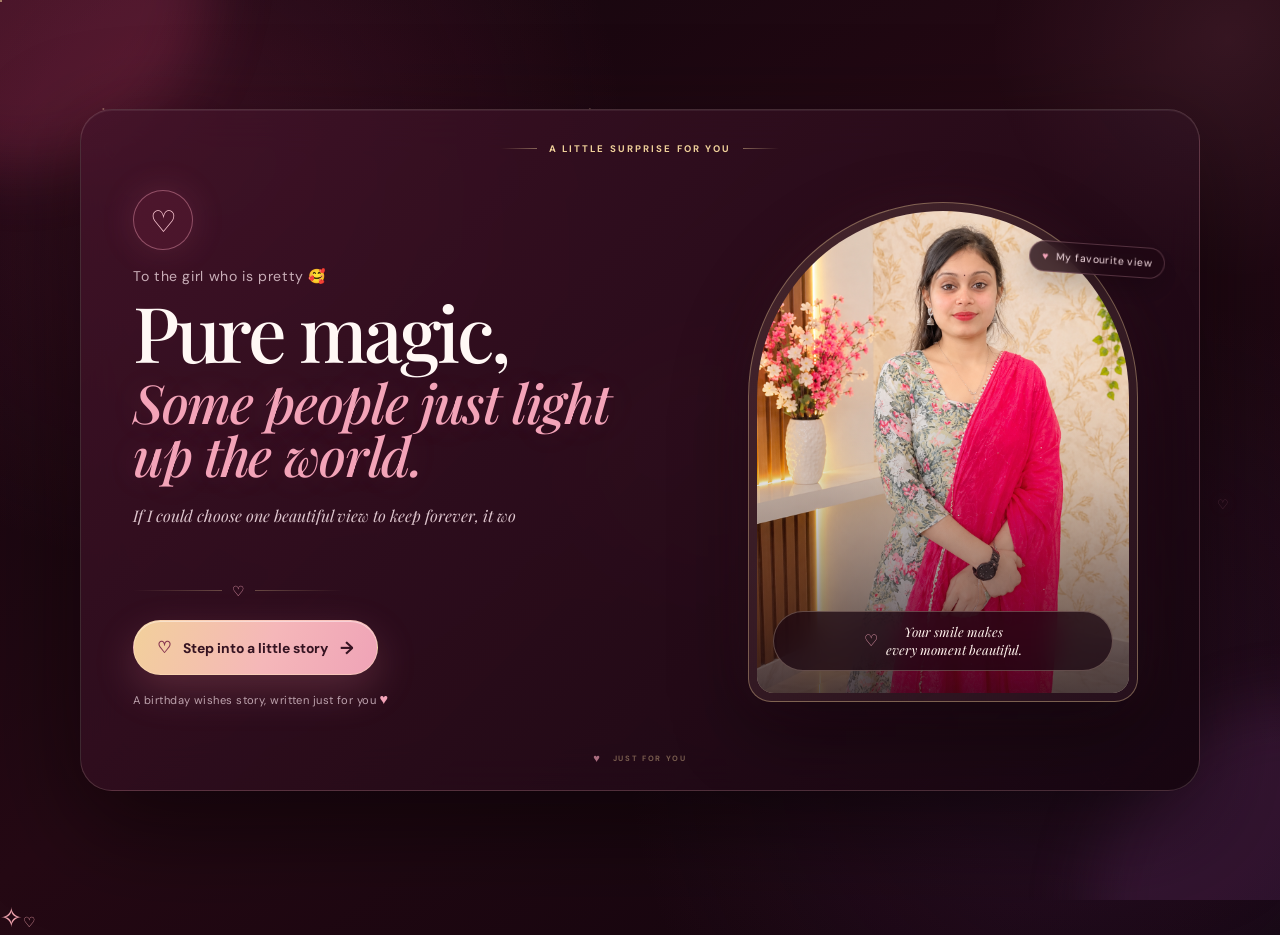
<file: index.html>
<!DOCTYPE html>
<html lang="en">

<head>
    <meta charset="UTF-8">

    <meta name="viewport"
        content="width=device-width,
        initial-scale=1.0,
        viewport-fit=cover">

    <meta name="theme-color" content="#140711">

    <meta name="description"
        content="A little birthday surprise made with love for Anjali.">

    <title>For Anjali,  ♡</title>

    <!-- Google Fonts -->
    <link rel="preconnect" href="https://fonts.googleapis.com">
    <link rel="preconnect"
        href="https://fonts.gstatic.com"
        crossorigin>

    <link
        href="https://fonts.googleapis.com/css2?family=DM+Sans:wght@400;500;600;700&family=Playfair+Display:ital,wght@400;500;600;700&display=swap"
        rel="stylesheet">

    <link rel="stylesheet" href="style.css">
</head>


<body>

    <!-- ==================================================
         BACKGROUND
    ================================================== -->

    <div class="background">

        <div class="glow glow-1"></div>
        <div class="glow glow-2"></div>
        <div class="glow glow-3"></div>

        <div class="stars"></div>

        <span class="floating-heart heart-1">♡</span>
        <span class="floating-heart heart-2">♡</span>
        <span class="floating-heart heart-3">♡</span>
        <span class="floating-heart heart-4">♡</span>
        <span class="floating-heart heart-5">♡</span>

    </div>


    <!-- ==================================================
         MAIN
    ================================================== -->

    <main class="page">

        <section class="birthday-card">


            <!-- ==================================================
                 TOP BAR
            ================================================== -->

            <div class="top-bar">

                <span class="top-line"></span>

                <span class="top-text">
                    A LITTLE SURPRISE FOR YOU
                </span>

                <span class="top-line"></span>

            </div>


            <!-- ==================================================
                 MAIN CONTENT
            ================================================== -->

            <div class="content">


                <!-- LEFT / TEXT -->
                <div class="message-section">

                    <div class="small-heart">
                        ♡
                    </div>

                    <p class="intro">
                        To the girl who is pretty 🥰
                    </p>


                    <h1>
                        Pure magic,
                        <span> Some people just light up the world.</span>
                    </h1>


                    <!-- JS types the message here -->
                    <p class="greeting"
                       aria-live="polite"></p>


                    <div class="divider">
                        <span></span>
                        <b>♡</b>
                        <span></span>
                    </div>


                    <!-- CTA -->
                    <a href="cause.html"
                       class="story-button">

                        <span class="button-icon">
                            ♡
                        </span>

                        <span class="button-text">
                            Step into a little story
                        </span>

                        <span class="button-arrow">
                            →
                        </span>

                    </a>


                    <p class="bottom-note">
                        A birthday wishes story,
                        written just for you
                        <span>♥</span>
                    </p>


                    <!-- AUDIO HINT -->
                    <p id="autoplay-hint"
                       class="music-hint"
                       role="status"
                       hidden>
                        ♫ Tap anywhere to hear our song
                    </p>

                </div>



                <!-- RIGHT / PHOTO -->
                <div class="photo-section">

                    <div class="photo-card">

                        <div class="photo-inner">

                            <img
                                src="./Static/img5.png"
                                alt="Anjali glowing in a beautiful pink outfit">

                            <div class="photo-shade"></div>


                            <!-- PHOTO TEXT -->
                            <div class="photo-message">

                                <span class="photo-heart">
                                    ♡
                                </span>

                                <p>
                                    Your smile makes<br>
                                    every moment beautiful.
                                </p>

                            </div>

                        </div>

                    </div>


                    <!-- little floating label -->
                    <div class="photo-label">
                        <span>♥</span>
                        My favourite view
                    </div>

                </div>

            </div>


            <!-- ==================================================
                 FOOTER
            ================================================== -->

            <div class="card-footer">

                
                <span class="footer-heart">
                    ♥
                </span>

                <span>
                    JUST FOR YOU
                </span>

            </div>

        </section>

    </main>


    <!-- ==================================================
         MUSIC
    ================================================== -->

    <audio
        id="birthday-song"
        src="./Static/Raabta40.mp3"
        autoplay
        loop
        preload="auto">
    </audio>


    <script src="script.js"></script>

</body>

</html>
</file>
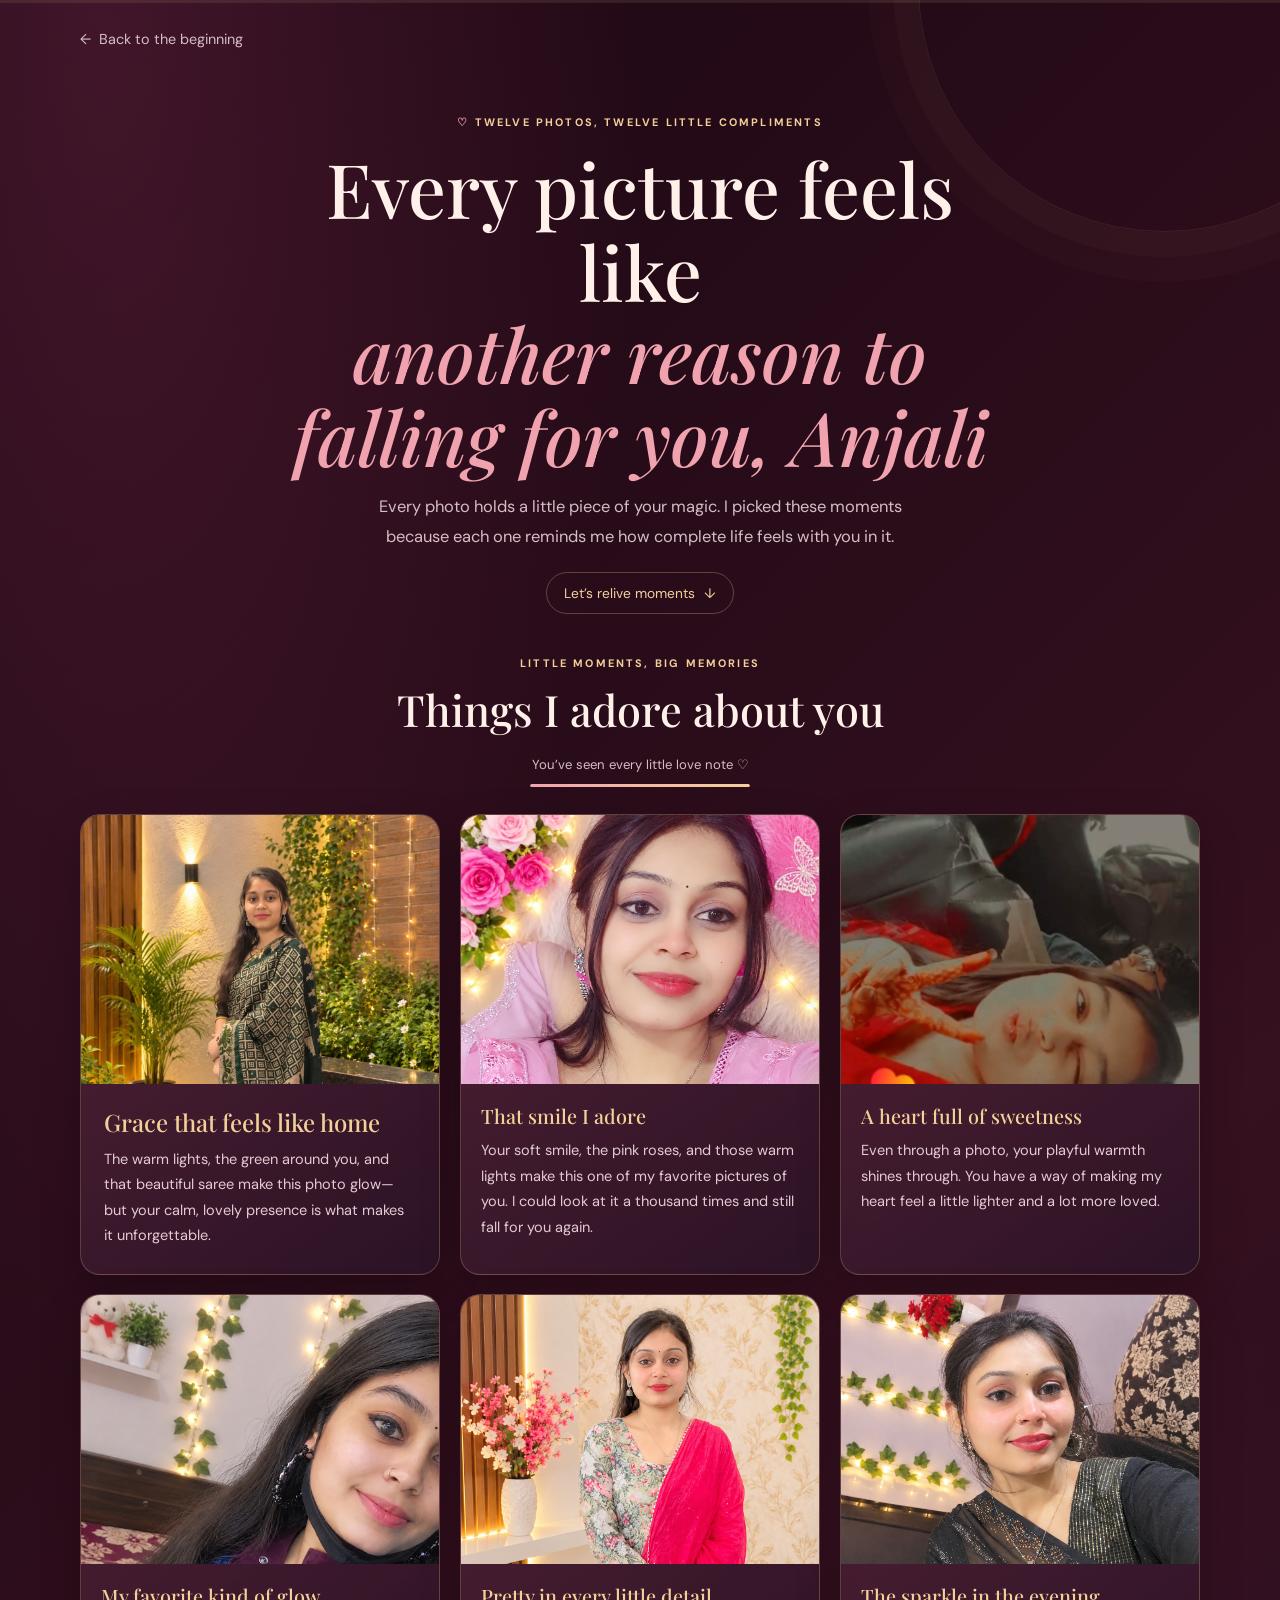
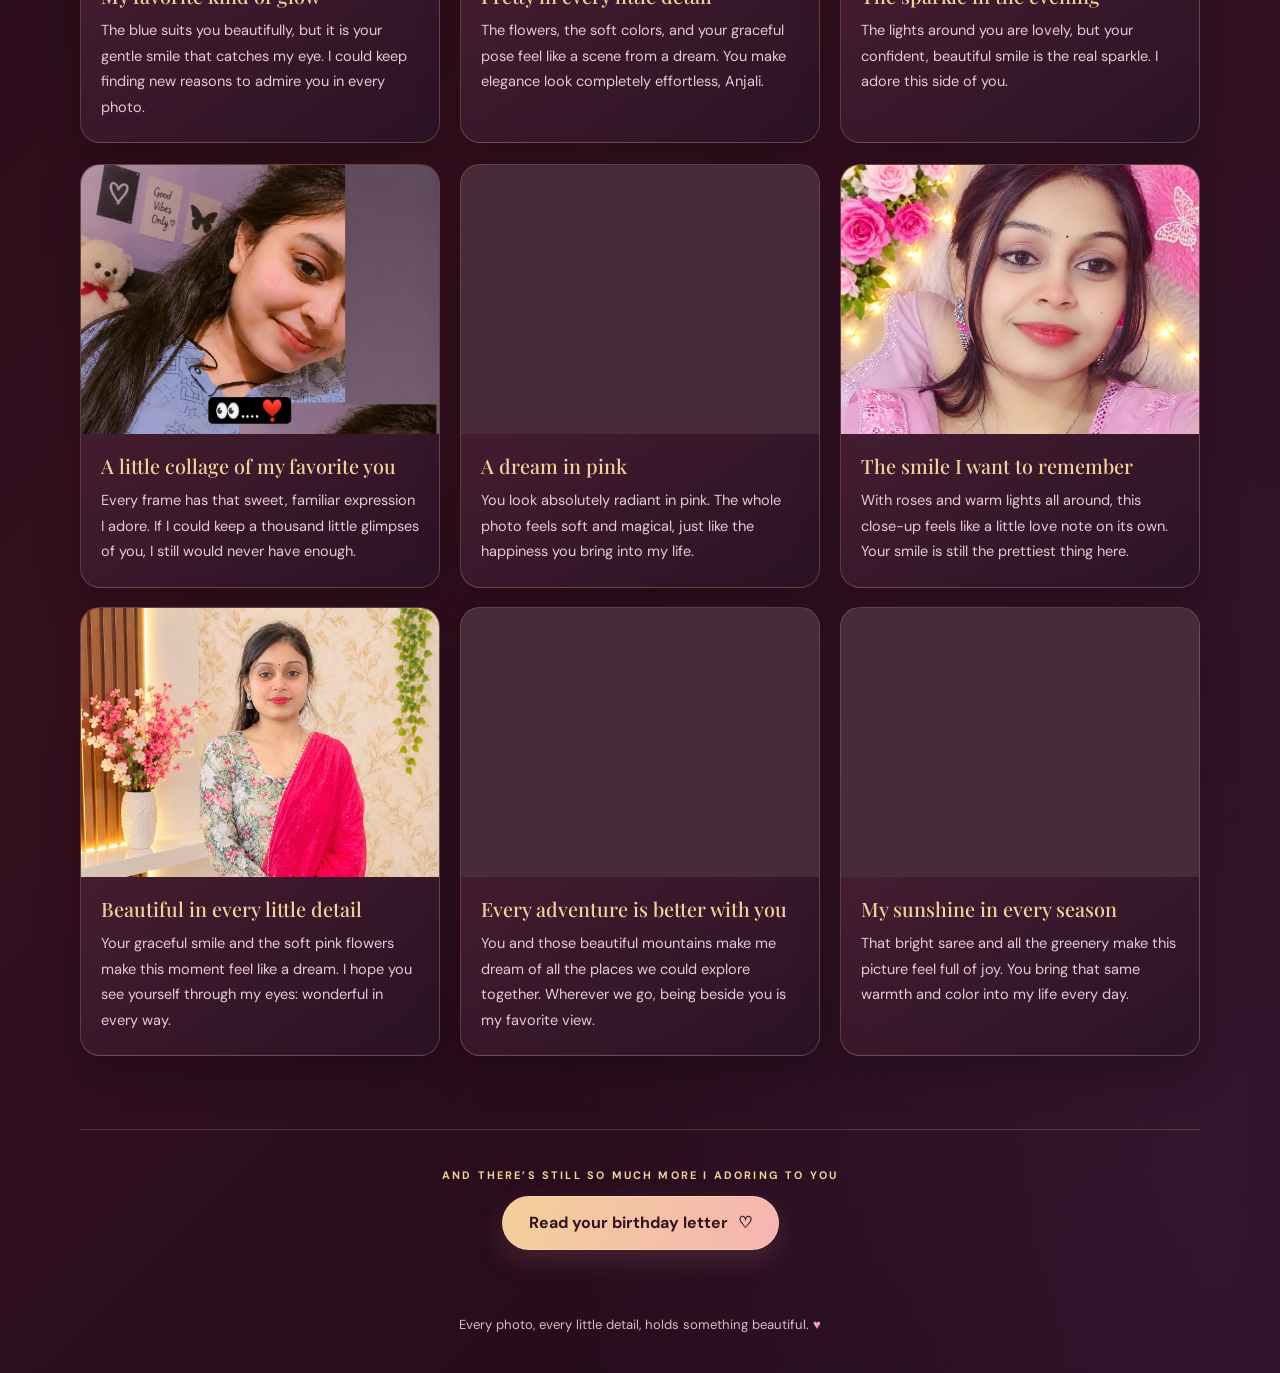
<file: cause.html>
<!DOCTYPE html>
<html lang="en">
<head>
    <meta charset="UTF-8">
    <meta name="viewport" content="width=device-width, initial-scale=1.0">
    <meta name="theme-color" content="#230b19">
    <meta name="description" content="Twelve little compliments for Anjali, inspired by twelve favorite photos.">
    <title>Our Little Wishes Story — Anjali</title>
    <link rel="preconnect" href="https://fonts.googleapis.com">
    <link rel="preconnect" href="https://fonts.gstatic.com" crossorigin>
    <link href="https://fonts.googleapis.com/css2?family=DM+Sans:wght@400;500;600;700&family=Playfair+Display:wght@500;600;700&display=swap" rel="stylesheet">
    <link rel="stylesheet" href="cause.css?v=2">
</head>
<body>
    <div class="scroll-progress" aria-hidden="true"><span></span></div>
    <main class="page-shell">
        <a class="back-link" href="index.html"><span aria-hidden="true">←</span> Back to the beginning</a>
        <header class="page-heading">
            <p class="eyebrow"><span aria-hidden="true">♡</span> TWELVE PHOTOS, TWELVE LITTLE COMPLIMENTS</p>
            <h1>Every picture feels like<br><em>another reason to falling for you, Anjali</em></h1>
            <p class="intro">Every photo holds a little piece of your magic. I picked these moments because each one reminds me how complete life feels with you in it. </p>
            <a class="explore-link" href="#our-memories">Let’s relive moments <span aria-hidden="true">↓</span></a>
        </header>

        <section class="reasons-section" id="our-memories" aria-label="Twelve photo compliments">
            <div class="gallery-heading">
                <p class="eyebrow">LITTLE MOMENTS, BIG MEMORIES </p>
                <h2>Things I adore about you</h2>
                <div class="gallery-progress" aria-label="Gallery reading progress">
                    <span class="progress-label" aria-live="polite">Your love story is waiting</span>
                    <span class="progress-track" role="progressbar" aria-label="Love notes viewed" aria-valuemin="0" aria-valuemax="12" aria-valuenow="0">
                        <span class="progress-fill"></span>
                    </span>
                </div>
            </div>
            <div id="reasons-container" class="reasons-grid"></div>
        </section>

        <section class="next-chapter">
            <p class="eyebrow">AND THERE’S STILL SO MUCH MORE I ADORING TO YOU</p>
            <a class="shuffle-button" href="last.html">Read your birthday letter <span aria-hidden="true">♡</span></a>
        </section>

        <footer class="page-footer">Every photo, every little detail, holds something beautiful. <span aria-hidden="true">♥</span></footer>
    </main>

    <dialog class="memory-dialog" aria-label="A closer look at this memory">
        <button class="dialog-close" type="button" aria-label="Close photo">×</button>
        <img class="dialog-image" alt="">
        <div class="dialog-copy">
            <p class="eyebrow">A LITTLE MOMENT I KEEP CLOSE</p>
            <h2 class="dialog-title"></h2>
            <p class="dialog-text"></p>
        </div>
    </dialog>

    <audio id="cause-song" src="./Static/perfect.mpeg" autoplay loop preload="auto"></audio>
    <script src="cause.js?v=3"></script>
</body>
</html>
</file>
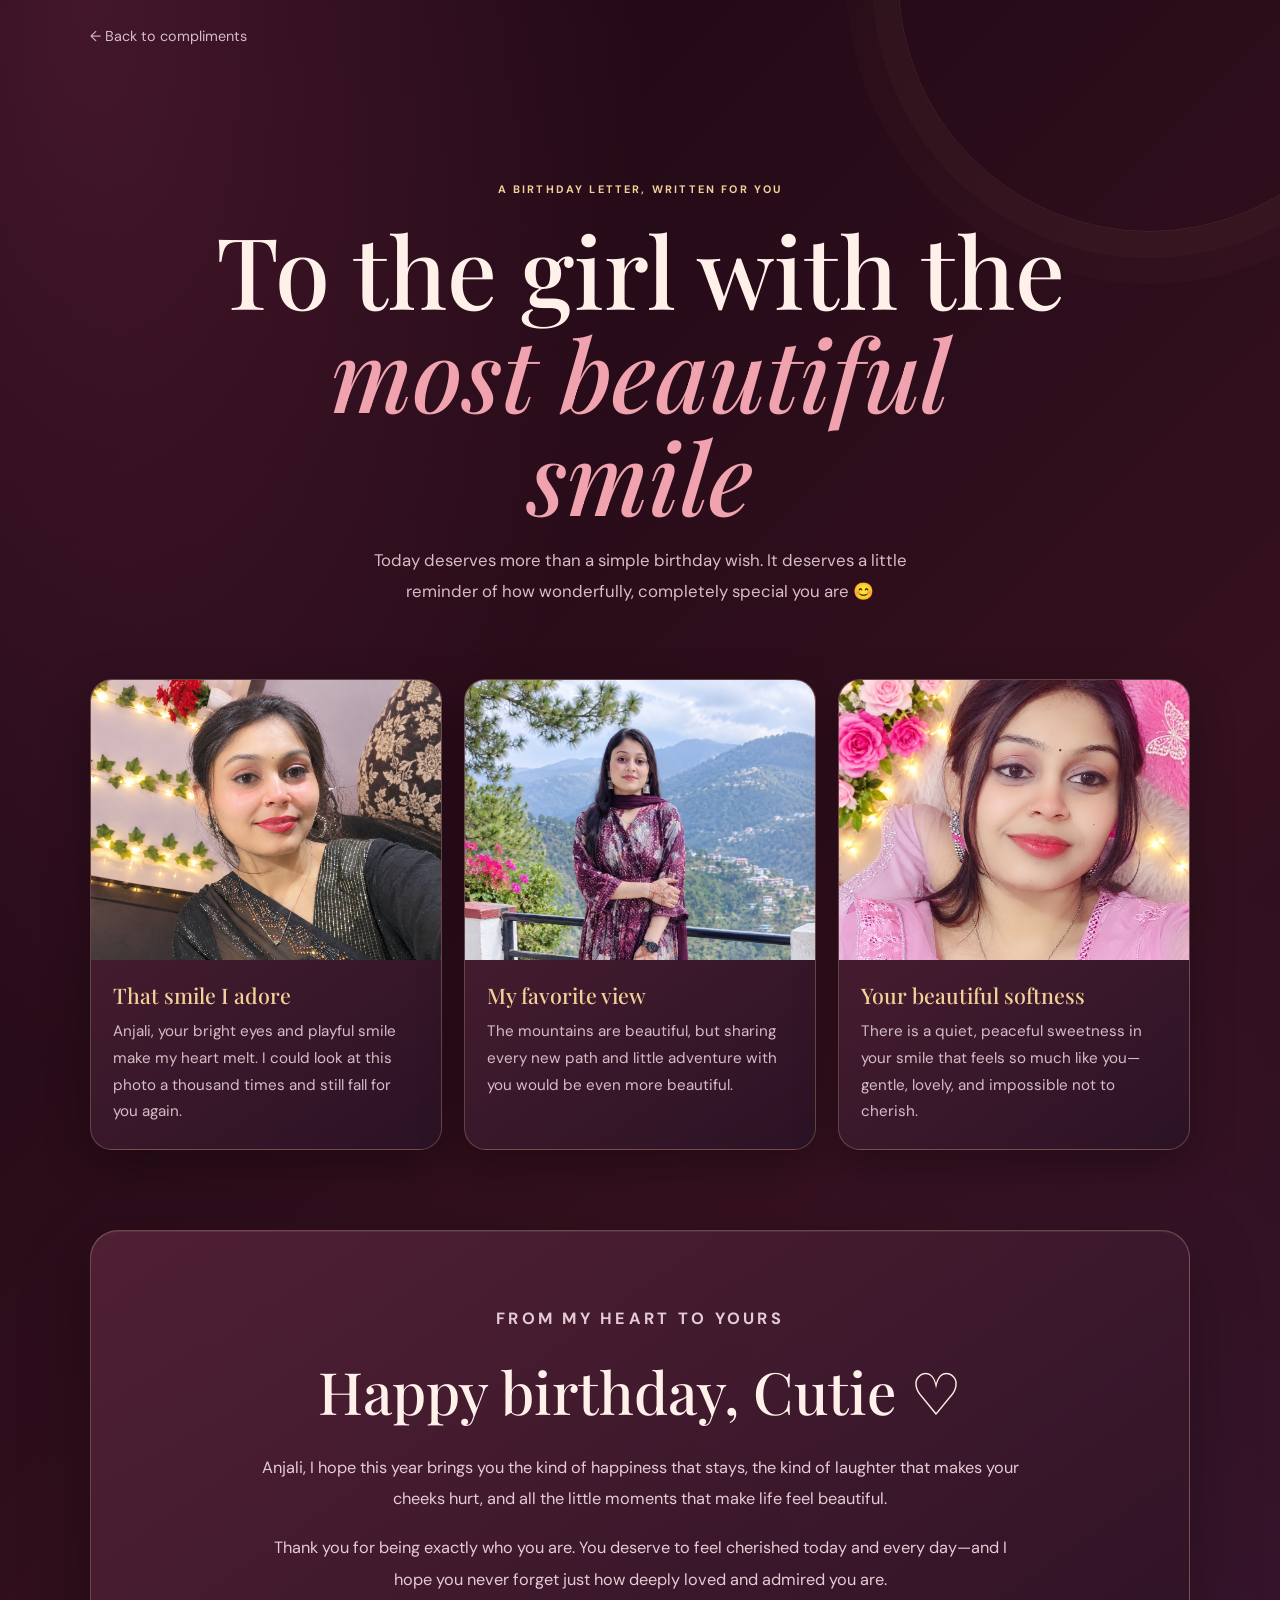
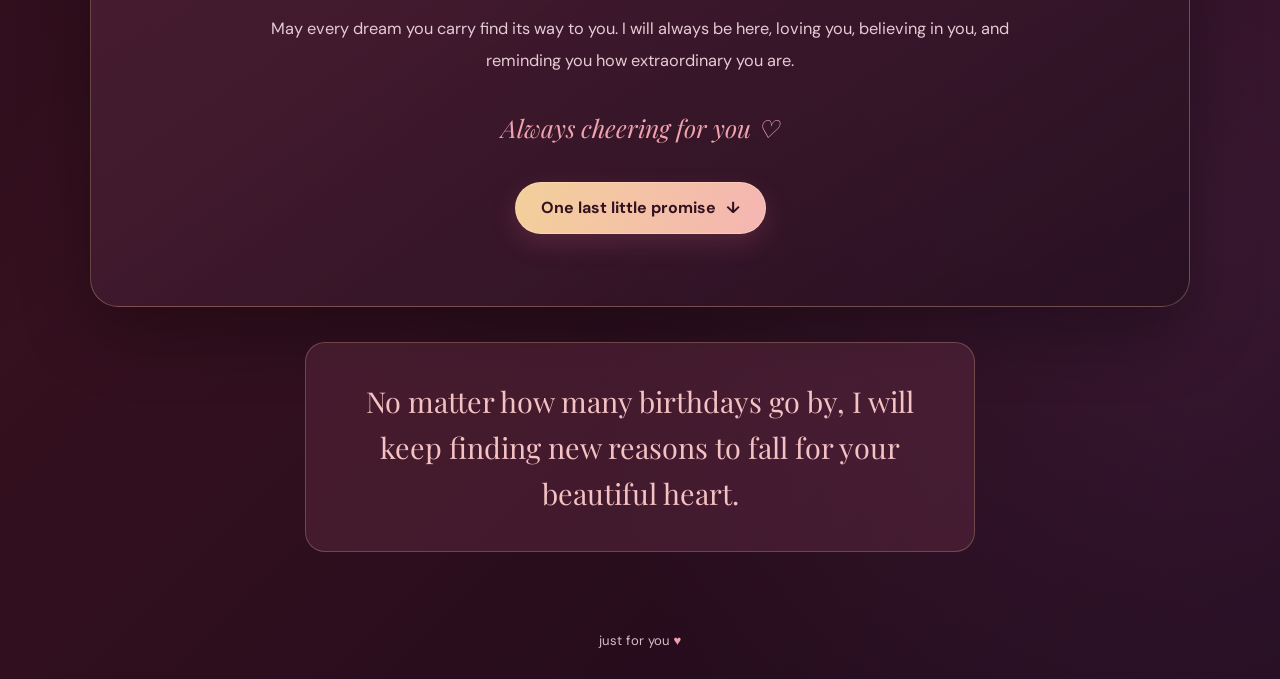
<file: last.html>
<!DOCTYPE html>
<html lang="en">
<head>
    <meta charset="UTF-8">
    <meta name="viewport" content="width=device-width, initial-scale=1.0">
    <meta name="theme-color" content="#230b19">
    <meta name="description" content="A heartfelt birthday love letter for Anjali.">
    <title>A Birthday Love Letter for Anjali</title>
    <link rel="preconnect" href="https://fonts.googleapis.com">
    <link rel="preconnect" href="https://fonts.gstatic.com" crossorigin>
    <link href="https://fonts.googleapis.com/css2?family=DM+Sans:wght@400;500;600;700&family=Playfair+Display:wght@500;600;700&display=swap" rel="stylesheet">
    <style>
        :root {
            color-scheme: dark;
            --ink: #fff0e9;
            --muted: #d5bdc6;
            --rose: #f0a3ae;
            --gold: #f3d09a;
        }

        * { box-sizing: border-box; }
        html { scroll-behavior: smooth; }

        body {
            min-height: 100vh;
            margin: 0;
            color: var(--ink);
            background:
                radial-gradient(ellipse at 7% 0%, rgba(128, 45, 80, 0.4), transparent 33%),
                radial-gradient(ellipse at 95% 80%, rgba(101, 48, 96, 0.3), transparent 36%),
                linear-gradient(135deg, #1a0712, #35101f 55%, #1d0a1a);
            font-family: "DM Sans", sans-serif;
        }

        body::before {
            position: fixed;
            top: -270px;
            right: -120px;
            width: 500px;
            height: 500px;
            border: 1px solid rgba(243, 208, 154, 0.1);
            border-radius: 50%;
            box-shadow: 0 0 0 26px rgba(243, 208, 154, 0.025), 0 0 0 52px rgba(243, 208, 154, 0.018);
            content: "";
            pointer-events: none;
        }

        .page-shell { position: relative; z-index: 1; width: min(100% - 40px, 1100px); margin: 0 auto; }
        .topbar { padding: 25px 0; }
        .back-link { color: var(--muted); font-size: 0.9rem; text-decoration: none; }
        .back-link:hover { color: var(--gold); }

        .hero { padding: clamp(52px, 9vw, 100px) 20px 72px; text-align: center; }
        .eyebrow { color: var(--gold); font-size: 0.68rem; font-weight: 700; letter-spacing: 0.2em; }

        h1, h2, .memory-title {
            font-family: "Playfair Display", Georgia, serif;
            font-weight: 500;
        }

        h1 { max-width: 850px; margin: 22px auto 18px; font-size: clamp(3rem, 8vw, 6.2rem); line-height: 1.04; }
        h1 em { color: var(--rose); font-weight: 500; }
        .hero-copy { max-width: 550px; margin: 0 auto; color: var(--muted); font-size: 1.05rem; line-height: 1.85; }

        .memories { display: grid; grid-template-columns: repeat(3, minmax(0, 1fr)); gap: 22px; }

        .memory-card {
            overflow: hidden;
            border: 1px solid rgba(243, 208, 154, 0.25);
            border-radius: 22px;
            background: linear-gradient(145deg, rgba(107, 47, 69, 0.62), rgba(43, 19, 38, 0.9));
            box-shadow: 0 16px 45px rgba(0, 0, 0, 0.3);
            transition: transform 220ms ease, box-shadow 220ms ease;
        }

        .memory-card:hover { transform: translateY(-5px); box-shadow: 0 22px 48px rgba(0, 0, 0, 0.38); }
        .memory-img { display: block; width: 100%; height: 280px; object-fit: cover; object-position: center top; background: #482b39; }
        .memory-copy { padding: 21px 22px 24px; }
        .memory-title { margin: 0 0 9px; color: var(--gold); font-size: 1.34rem; }
        .memory-caption { margin: 0; color: var(--muted); font-size: 0.95rem; line-height: 1.75; }

        .love-letter {
            margin: 80px auto 35px;
            padding: clamp(36px, 7vw, 72px);
            border: 1px solid rgba(243, 208, 154, 0.28);
            border-radius: 28px;
            background: linear-gradient(145deg, rgba(93, 39, 62, 0.72), rgba(40, 16, 34, 0.93));
            box-shadow: 0 24px 70px rgba(0, 0, 0, 0.3), inset 0 1px rgba(255, 255, 255, 0.07);
            text-align: center;
        }

        .love-letter h2 { margin: 0 0 22px; color: var(--ink); font-size: clamp(2.25rem, 6vw, 3.65rem); }
        .love-letter > p { max-width: 760px; margin: 0 auto 17px; color: #e5cbd4; font-size: 1.02rem; line-height: 1.95; }
        .signature { margin-top: 28px !important; color: var(--rose) !important; font-family: "Playfair Display", Georgia, serif; font-size: 1.55rem !important; font-style: italic; }

        .promise-link {
            display: inline-flex;
            align-items: center;
            justify-content: center;
            gap: 10px;
            min-height: 52px;
            margin-top: 12px;
            padding: 0 25px;
            border: 1px solid rgba(255, 227, 197, 0.42);
            border-radius: 999px;
            color: #321221;
            background: linear-gradient(110deg, #f3d09a, #f5b5b2);
            box-shadow: 0 10px 24px rgba(189, 96, 123, 0.22);
            font-weight: 700;
            text-decoration: none;
            transition: transform 180ms ease;
        }

        .promise-link:hover { transform: translateY(-2px); }

        .promise {
            max-width: 670px;
            margin: 0 auto 80px;
            padding: 35px 28px;
            border: 1px solid rgba(243, 208, 154, 0.25);
            border-radius: 20px;
            color: #f5c2c4;
            background: rgba(98, 42, 67, 0.45);
            font-family: "Playfair Display", Georgia, serif;
            font-size: clamp(1.3rem, 4vw, 1.8rem);
            line-height: 1.6;
            text-align: center;
        }

        footer { padding: 0 0 30px; color: var(--muted); font-size: 0.82rem; text-align: center; }
        footer span { color: var(--rose); }

        @media (max-width: 760px) {
            .memories { grid-template-columns: 1fr; max-width: 520px; margin: 0 auto; }
            .memory-img { height: clamp(220px, 62vw, 340px); }
            .love-letter { margin-top: 54px; }
        }

        @media (prefers-reduced-motion: reduce) {
            *, *::before, *::after {
                animation-duration: 0.01ms !important;
                animation-iteration-count: 1 !important;
                scroll-behavior: auto !important;
                transition-duration: 0.01ms !important;
            }
        }
    </style>
</head>
<body>
    <header class="topbar page-shell">
        <a class="back-link" href="cause.html"><span aria-hidden="true">←</span> Back to compliments</a>
    </header>

    <main>
        <section class="hero page-shell">
            <p class="eyebrow">A BIRTHDAY LETTER, WRITTEN FOR YOU</p>
            <h1>To the girl with the <br><em>most beautiful smile</em></h1>
            <p class="hero-copy">Today deserves more than a simple birthday wish. It deserves a little reminder of how wonderfully, completely special you are 😊</p>
        </section>

        <section class="memories page-shell" aria-label="A few things I love about you">
            <article class="memory-card">
                <img src="./Static/img6.png" alt="Anjali smiling in a dark outfit with warm lights behind her" class="memory-img" loading="lazy">
                <div class="memory-copy">
                    <h2 class="memory-title">That smile I adore</h2>
                    <p class="memory-caption">Anjali, your bright eyes and playful smile make my heart melt. I could look at this photo a thousand times and still fall for you again.</p>
                </div>
            </article>
            <article class="memory-card">
                <img src="./Static/img11.png" alt="Anjali surrounded by a beautiful mountain view" class="memory-img" loading="lazy">
                <div class="memory-copy">
                    <h2 class="memory-title">My favorite view</h2>
                    <p class="memory-caption">The mountains are beautiful, but sharing every new path and little adventure with you would be even more beautiful.</p>
                </div>
            </article>
            <article class="memory-card">
                <img src="./Static/img9.png" alt="Anjali smiling among roses and warm lights" class="memory-img" loading="lazy">
                <div class="memory-copy">
                    <h2 class="memory-title">Your beautiful softness</h2>
                    <p class="memory-caption">There is a quiet, peaceful sweetness in your smile that feels so much like you—gentle, lovely, and impossible not to cherish.</p>
                </div>
            </article>
        </section>

        <section class="love-letter page-shell">
            <p class="eyebrow">FROM MY HEART TO YOURS</p>
            <h2>Happy birthday, Cutie  <span aria-hidden="true">♡</span></h2>
            <p>Anjali, I hope this year brings you the kind of happiness that stays, the kind of laughter that makes your cheeks hurt, and all the little moments that make life feel beautiful.</p>
            <p>Thank you for being exactly who you are. You deserve to feel cherished today and every day—and I hope you never forget just how deeply loved and admired you are.</p>
            <p>May every dream you carry find its way to you. I will always be here, loving you, believing in you, and reminding you how extraordinary you are.</p>
            <p class="signature">Always cheering for you ♡</p>
            <a class="promise-link" href="#promise">One last little promise <span aria-hidden="true">↓</span></a>
        </section>

        <p class="promise page-shell" id="promise">No matter how many birthdays go by, I will keep finding new reasons to fall for your beautiful heart.</p>
    </main>

    <footer class="page-shell">just for you <span aria-hidden="true">♥</span></footer>
    <audio id="love-letter-song" src="./Static/a-thousand-years.mp3" autoplay loop preload="auto"></audio>
    <script>
        const loveLetterSong = document.querySelector("#love-letter-song");

        function startLoveLetterSong() {
            if (!loveLetterSong.paused) return;

            loveLetterSong.play().catch((error) => {
                if (error.name !== "NotAllowedError") {
                    console.error("Could not play the birthday love-letter song:", error);
                    return;
                }

                const retryPlayback = () => {
                    loveLetterSong.play().catch((retryError) => {
                        if (retryError.name !== "NotAllowedError") {
                            console.error("Could not play the birthday love-letter song:", retryError);
                        }
                    });
                };

                document.addEventListener("pointerdown", retryPlayback, { once: true });
                document.addEventListener("keydown", retryPlayback, { once: true });
            });
        }

        document.querySelectorAll('a[href]:not([href^="#"])').forEach((link) => {
            link.addEventListener("click", () => loveLetterSong.pause());
        });

        loveLetterSong.addEventListener("error", () => {
            console.error("The birthday love-letter song could not be loaded.");
        });

        window.addEventListener("pagehide", () => loveLetterSong.pause());
        window.addEventListener("pageshow", startLoveLetterSong);
        startLoveLetterSong();
    </script>
</body>
</html>
</file>
<file: style.css>
/* =========================================================
   ROMANTIC BIRTHDAY PAGE
   Mobile-first + Desktop responsive
========================================================= */


/* =========================================================
   VARIABLES
========================================================= */

:root {

    --bg: #12060e;
    --bg-2: #210914;
    --wine: #3b1022;

    --white: #fff8f5;
    --cream: #f8e8df;

    --muted: #c9aeb8;

    --rose: #f3a3b8;
    --rose-light: #ffcbd6;

    --gold: #efd09a;
    --gold-light: #ffe8c3;

    --glass:
        rgba(255, 255, 255, 0.055);

    --border:
        rgba(255, 220, 210, 0.16);
}


/* =========================================================
   RESET
========================================================= */

* {
    box-sizing: border-box;
    margin: 0;
    padding: 0;
}

html {
    width: 100%;
    min-height: 100%;
    scroll-behavior: smooth;
}

body {

    width: 100%;
    min-height: 100vh;
    min-height: 100svh;

    overflow-x: hidden;

    color: var(--white);

    font-family:
        "DM Sans",
        sans-serif;

    background:
        radial-gradient(
            circle at 15% 15%,
            rgba(154, 42, 85, 0.28),
            transparent 32%
        ),

        radial-gradient(
            circle at 85% 80%,
            rgba(108, 43, 106, 0.22),
            transparent 35%
        ),

        linear-gradient(
            145deg,
            #10050c 0%,
            #250914 48%,
            #10050d 100%
        );
}


/* =========================================================
   BACKGROUND
========================================================= */

.background {

    position: fixed;
    inset: 0;

    z-index: 0;

    overflow: hidden;

    pointer-events: none;
}


/* =========================================================
   GLOWS
========================================================= */

.glow {

    position: absolute;

    border-radius: 50%;

    filter: blur(30px);

    pointer-events: none;
}

.glow-1 {

    width: 380px;
    height: 380px;

    top: -210px;
    left: -170px;

    background:
        rgba(211, 66, 111, 0.23);
}

.glow-2 {

    width: 420px;
    height: 420px;

    right: -230px;
    bottom: -220px;

    background:
        rgba(130, 60, 133, 0.20);
}

.glow-3 {

    width: 250px;
    height: 250px;

    top: 38%;
    left: 45%;

    background:
        rgba(242, 138, 165, 0.055);
}


/* =========================================================
   STARS
========================================================= */

.stars::before,
.stars::after {

    content: "";

    position: absolute;

    width: 2px;
    height: 2px;

    border-radius: 50%;

    background: var(--gold);

    opacity: 0.45;

    box-shadow:
        8vw 12vh rgba(255, 222, 180, .5),
        18vw 35vh rgba(255, 222, 180, .35),
        31vw 18vh rgba(255, 222, 180, .5),
        46vw 12vh rgba(255, 222, 180, .35),
        62vw 29vh rgba(255, 222, 180, .5),
        78vw 15vh rgba(255, 222, 180, .4),
        91vw 37vh rgba(255, 222, 180, .45),
        13vw 72vh rgba(255, 222, 180, .35),
        38vw 82vh rgba(255, 222, 180, .45),
        67vw 73vh rgba(255, 222, 180, .35),
        84vw 62vh rgba(255, 222, 180, .45);
}


/* =========================================================
   FLOATING HEARTS
========================================================= */

.floating-heart {

    position: absolute;

    color:
        rgba(244, 157, 182, 0.32);

    font-family:
        "Playfair Display",
        serif;

    font-size: 22px;

    text-shadow:
        0 0 18px
        rgba(243, 155, 180, 0.45);

    animation:
        float-heart 7s ease-in-out infinite;
}

.heart-1 {
    top: 15%;
    left: 8%;
}

.heart-2 {
    top: 23%;
    right: 8%;
    font-size: 15px;
    animation-delay: 1s;
}

.heart-3 {
    bottom: 17%;
    left: 12%;
    font-size: 18px;
    animation-delay: 2.5s;
}

.heart-4 {
    bottom: 12%;
    right: 13%;
    font-size: 26px;
    animation-delay: 4s;
}

.heart-5 {
    top: 55%;
    right: 4%;
    font-size: 13px;
    animation-delay: 3s;
}


/* =========================================================
   MAIN PAGE
========================================================= */

.page {

    position: relative;

    z-index: 1;

    min-height: 100vh;
    min-height: 100svh;

    width: 100%;

    display: flex;

    align-items: center;
    justify-content: center;

    padding:
        30px 22px;
}


/* =========================================================
   MAIN CARD
========================================================= */

.birthday-card {

    position: relative;

    width: min(1120px, 100%);

    padding:
        32px 52px 25px;

    border:
        1px solid
        var(--border);

    border-radius:
        32px;

    background:
        linear-gradient(
            135deg,
            rgba(68, 20, 42, 0.78),
            rgba(22, 6, 16, 0.92)
        );

    box-shadow:

        0 35px 100px
        rgba(0, 0, 0, 0.55),

        inset 0 1px
        rgba(255, 255, 255, 0.065),

        0 0 100px
        rgba(194, 64, 107, 0.045);

    backdrop-filter:
        blur(22px);

    -webkit-backdrop-filter:
        blur(22px);

    animation:
        card-in 900ms
        cubic-bezier(.2,.8,.3,1);
}


/* inner glow */

.birthday-card::before {

    content: "";

    position: absolute;

    width: 500px;
    height: 500px;

    top: -320px;
    right: -280px;

    border-radius: 50%;

    background:
        radial-gradient(
            circle,
            rgba(255, 169, 195, 0.08),
            transparent 68%
        );

    pointer-events: none;
}


/* =========================================================
   TOP BAR
========================================================= */

.top-bar {

    display: flex;

    align-items: center;

    justify-content: center;

    gap: 12px;

    margin-bottom: 25px;
}

.top-line {

    width: 36px;
    height: 1px;

    background:
        linear-gradient(
            to right,
            transparent,
            rgba(239, 208, 154, 0.45)
        );
}

.top-line:last-child {

    background:
        linear-gradient(
            to left,
            transparent,
            rgba(239, 208, 154, 0.45)
        );
}

.top-text {

    color:
        var(--gold);

    font-size:
        0.60rem;

    font-weight:
        700;

    letter-spacing:
        0.22em;

    white-space:
        nowrap;
}


/* =========================================================
   CONTENT
========================================================= */

.content {

    display: grid;

    grid-template-columns:
        minmax(0, 1fr)
        minmax(350px, 0.75fr);

    gap: 60px;

    align-items: center;
}


/* =========================================================
   MESSAGE SECTION
========================================================= */

.message-section {

    max-width: 590px;

    padding:
        10px 0 15px;
}


/* =========================================================
   HEART
========================================================= */

.small-heart {

    width: 60px;
    height: 60px;

    display: grid;

    place-items: center;

    margin-bottom: 17px;

    border:
        1px solid
        rgba(242, 160, 183, 0.42);

    border-radius: 50%;

    color:
        var(--rose-light);

    background:
        rgba(165, 58, 91, 0.15);

    box-shadow:
        0 0 35px
        rgba(228, 107, 143, 0.16);

    font-family:
        "Playfair Display",
        serif;

    font-size:
        1.9rem;

    animation:
        heartbeat 2.5s
        ease-in-out
        infinite;
}


/* =========================================================
   INTRO
========================================================= */

.intro {

    margin-bottom: 9px;

    color:
        var(--muted);

    font-size:
        0.88rem;

    letter-spacing:
        0.045em;
}


/* =========================================================
   TITLE
========================================================= */

h1 {

    max-width: 650px;

    color:
        var(--white);

    font-family:
        "Playfair Display",
        Georgia,
        serif;

    font-size:
        clamp(3.2rem, 6vw, 5.5rem);

    font-weight:
        500;

    line-height:
        0.98;

    letter-spacing:
        -0.045em;
}

h1 span {

    display: block;

    margin-top: 7px;

    color:
        var(--rose);

    font-size:
        0.70em;

    font-style:
        italic;

    letter-spacing:
        -0.025em;

    text-shadow:
        0 0 35px
        rgba(240, 134, 163, 0.14);
}


/* =========================================================
   GREETING
========================================================= */

.greeting {

    max-width: 470px;

    min-height: 58px;

    margin-top: 21px;

    color:
        #dec6ce;

    font-family:
        "Playfair Display",
        Georgia,
        serif;

    font-size:
        1rem;

    font-style:
        italic;

    line-height:
        1.75;
}


/* =========================================================
   DIVIDER
========================================================= */

.divider {

    display: flex;

    align-items: center;

    gap: 10px;

    width: 210px;

    margin:
        20px 0 20px;
}

.divider span {

    flex: 1;

    height: 1px;

    background:
        linear-gradient(
            to right,
            transparent,
            rgba(239, 208, 154, 0.3)
        );
}

.divider span:last-child {

    background:
        linear-gradient(
            to left,
            transparent,
            rgba(239, 208, 154, 0.3)
        );
}

.divider b {

    color:
        var(--rose);

    font-family:
        "Playfair Display",
        serif;

    font-size:
        0.9rem;

    font-weight:
        400;
}


/* =========================================================
   CTA BUTTON
========================================================= */

.story-button {

    display: inline-flex;

    align-items: center;

    justify-content: center;

    gap: 12px;

    min-height: 55px;

    padding:
        0 23px;

    border:
        1px solid
        rgba(255, 224, 190, 0.45);

    border-radius:
        999px;

    color:
        #351321;

    background:
        linear-gradient(
            110deg,
            #f2d09b,
            #f5b7b9 55%,
            #efa3b7
        );

    box-shadow:
        0 15px 40px
        rgba(222, 127, 148, 0.24),

        inset 0 1px
        rgba(255, 255, 255, 0.45);

    text-decoration:
        none;

    font-size:
        0.87rem;

    font-weight:
        700;

    transition:
        transform .2s ease,
        box-shadow .2s ease,
        filter .2s ease;
}

.story-button:hover {

    transform:
        translateY(-3px);

    filter:
        brightness(1.04);

    box-shadow:
        0 20px 50px
        rgba(222, 127, 148, 0.38);
}

.story-button:active {

    transform:
        scale(0.97);
}

.button-icon {

    color:
        #85334e;

    font-size:
        1rem;
}

.button-arrow {

    font-size:
        1.1rem;

    transition:
        transform .2s ease;
}

.story-button:hover
.button-arrow {

    transform:
        translateX(4px);
}


/* =========================================================
   BOTTOM NOTE
========================================================= */

.bottom-note {

    margin-top:
        15px;

    color:
        #bda2ad;

    font-size:
        0.70rem;

    letter-spacing:
        0.04em;
}

.bottom-note span {

    color:
        var(--rose);

    font-size:
        0.9rem;
}


/* =========================================================
   MUSIC HINT
========================================================= */

.music-hint {

    width:
        fit-content;

    margin-top:
        12px;

    padding:
        7px 12px;

    border:
        1px solid
        rgba(239, 208, 154, 0.28);

    border-radius:
        999px;

    color:
        #f7dfd3;

    background:
        rgba(239, 208, 154, 0.06);

    font-size:
        0.70rem;

    animation:
        music-pulse 2s
        ease-in-out
        infinite;
}

.music-hint[hidden] {
    display: none;
}


/* =========================================================
   PHOTO SECTION
========================================================= */

.photo-section {

    position: relative;

    display: flex;

    align-items: center;

    justify-content: center;

    min-width: 0;
}


/* =========================================================
   PHOTO CARD
========================================================= */

.photo-card {

    position: relative;

    width:
        min(100%, 390px);

    height:
        500px;

    padding:
        8px;

    border:
        1px solid
        rgba(239, 208, 154, 0.38);

    border-radius:
        210px
        210px
        25px
        25px;

    background:
        linear-gradient(
            145deg,
            rgba(239, 208, 154, 0.13),
            rgba(242, 160, 183, 0.06)
        );

    box-shadow:
        0 28px 75px
        rgba(0, 0, 0, 0.42),

        0 0 55px
        rgba(225, 98, 139, 0.08);
}


/* =========================================================
   PHOTO INNER
========================================================= */

.photo-inner {

    position: relative;

    width: 100%;
    height: 100%;

    overflow: hidden;

    border-radius:
        202px
        202px
        18px
        18px;
}


/* =========================================================
   IMAGE
========================================================= */

.photo-inner img {

    width: 100%;
    height: 100%;

    display: block;

    object-fit: cover;

    object-position:
        center 43%;

    transition:
        transform .8s ease;
}

.photo-card:hover
.photo-inner img {

    transform:
        scale(1.035);
}


/* =========================================================
   PHOTO SHADE
========================================================= */

.photo-shade {

    position: absolute;

    inset: 0;

    background:
        linear-gradient(
            to bottom,
            rgba(15, 3, 10, 0.00) 35%,
            rgba(15, 3, 10, 0.10) 55%,
            rgba(17, 4, 11, 0.72) 100%
        );
}


/* =========================================================
   PHOTO MESSAGE
========================================================= */

.photo-message {

    position: absolute;

    left: 50%;

    bottom: 22px;

    width:
        calc(100% - 32px);

    transform:
        translateX(-50%);

    display: flex;

    align-items: center;

    justify-content: center;

    gap: 8px;

    padding:
        11px 13px;

    border:
        1px solid
        rgba(255, 224, 200, 0.27);

    border-radius:
        999px;

    background:
        rgba(26, 6, 17, 0.74);

    backdrop-filter:
        blur(14px);

    -webkit-backdrop-filter:
        blur(14px);
}

.photo-heart {

    color:
        var(--rose);

    font-size:
        1rem;
}

.photo-message p {

    color:
        #fff2ec;

    font-family:
        "Playfair Display",
        Georgia,
        serif;

    font-size:
        0.82rem;

    font-style:
        italic;

    line-height:
        1.35;

    text-align:
        center;
}


/* =========================================================
   PHOTO LABEL
========================================================= */

.photo-label {

    position: absolute;

    right:
        -18px;

    top:
        42px;

    padding:
        8px 12px;

    border:
        1px solid
        rgba(243, 170, 190, 0.25);

    border-radius:
        999px;

    color:
        #f5dce2;

    background:
        rgba(30, 7, 19, 0.78);

    backdrop-filter:
        blur(10px);

    font-size:
        0.65rem;

    letter-spacing:
        0.04em;

    box-shadow:
        0 10px 30px
        rgba(0, 0, 0, 0.25);

    transform:
        rotate(4deg);
}

.photo-label span {

    color:
        var(--rose);

    margin-right:
        4px;
}


/* =========================================================
   FOOTER
========================================================= */

.card-footer {

    display: flex;

    align-items: center;

    justify-content: center;

    gap: 11px;

    margin-top:
        28px;

    color:
        rgba(239, 208, 154, 0.42);

    font-size:
        0.48rem;

    font-weight:
        700;

    letter-spacing:
        0.22em;
}

.footer-heart {

    color:
        rgba(243, 163, 184, 0.65);

    font-size:
        0.7rem;
}


/* =========================================================
   ANIMATIONS
========================================================= */

@keyframes card-in {

    from {
        opacity: 0;

        transform:
            translateY(25px)
            scale(.985);
    }

    to {
        opacity: 1;

        transform:
            translateY(0)
            scale(1);
    }
}


@keyframes heartbeat {

    0%,
    100% {
        transform:
            scale(1);
    }

    10% {
        transform:
            scale(1.09);
    }

    20% {
        transform:
            scale(1);
    }

    30% {
        transform:
            scale(1.05);
    }

    40% {
        transform:
            scale(1);
    }
}


@keyframes float-heart {

    0%,
    100% {

        opacity: .25;

        transform:
            translateY(0)
            rotate(-5deg);
    }

    50% {

        opacity: .65;

        transform:
            translateY(-20px)
            rotate(8deg);
    }
}


@keyframes music-pulse {

    0%,
    100% {
        opacity: .45;
    }

    50% {
        opacity: 1;
    }
}


/* =========================================================
   TABLET
========================================================= */

@media (max-width: 950px) {

    .page {
        padding:
            24px 18px;
    }

    .birthday-card {
        padding:
            30px 38px 24px;
    }

    .content {
        gap:
            40px;

        grid-template-columns:
            minmax(0, 1fr)
            minmax(300px, .72fr);
    }

    h1 {
        font-size:
            clamp(
                3rem,
                6vw,
                4.6rem
            );
    }

    .photo-card {
        width:
            min(100%, 340px);

        height:
            460px;
    }
}


/* =========================================================
   MOBILE
========================================================= */

@media (max-width: 760px) {

    .page {

        min-height:
            100svh;

        display:
            flex;

        align-items:
            flex-start;

        padding:
            10px
            10px
            24px;
    }


    /* card */

    .birthday-card {

        width:
            100%;

        padding:
            18px
            15px
            22px;

        border-radius:
            27px;

        background:
            linear-gradient(
                155deg,
                rgba(76, 24, 47, .88),
                rgba(22, 6, 16, .96)
            );
    }


    /* top bar */

    .top-bar {

        gap:
            8px;

        margin-bottom:
            18px;
    }

    .top-line {
        width:
            25px;
    }

    .top-text {

        font-size:
            .49rem;

        letter-spacing:
            .13em;
    }


    /* content */

    .content {

        display:
            flex;

        flex-direction:
            column;

        gap:
            0;

        width:
            100%;
    }


    /* message */

    .message-section {

        width:
            100%;

        max-width:
            none;

        padding:
            0;

        display:
            flex;

        flex-direction:
            column;

        align-items:
            center;

        text-align:
            center;
    }


    /* heart */

    .small-heart {

        width:
            49px;

        height:
            49px;

        margin:
            0 0 10px;

        font-size:
            1.55rem;
    }


    /* intro */

    .intro {

        margin-bottom:
            7px;

        font-size:
            .79rem;
    }


    /* heading */

    h1 {

        width:
            100%;

        max-width:
            350px;

        font-size:
            clamp(
                2.2rem,
                10.8vw,
                3.25rem
            );

        line-height:
            1.00;

        letter-spacing:
            -.04em;
    }

    h1 span {

        margin-top:
            5px;

        font-size:
            .75em;
    }


    /* greeting */

    .greeting {

        width:
            100%;

        max-width:
            330px;

        min-height:
            0;

        margin:
            13px auto 0;

        font-size:
            .88rem;

        line-height:
            1.62;
    }


    /* divider */

    .divider {

        width:
            160px;

        margin:
            15px auto;
    }


    /* photo */

    .photo-section {

        width:
            100%;

        order:
            2;

        margin:
            3px 0 0;

        display:
            flex;

        justify-content:
            center;
    }


    .photo-card {

        width:
            min(100%, 340px);

        height:
            clamp(
                300px,
                92vw,
                370px
            );

        min-height:
            0;

        padding:
            7px;

        border-radius:
            175px
            175px
            23px
            23px;
    }


    .photo-inner {

        border-radius:
            168px
            168px
            16px
            16px;
    }


    .photo-inner img {

        object-position:
            center top;

        transform:
            scale(1.35);

        transform-origin:
            center top;
    }


    .photo-message {

        bottom:
            11px;

        width:
            calc(100% - 22px);

        padding:
            8px 10px;

        gap:
            6px;
    }


    .photo-message p {

        font-size:
            .58rem;

        line-height:
            1.3;
    }


    .photo-heart {
        font-size:
            .85rem;
    }


    /* floating label */

    .photo-label {

        right:
            4px;

        top:
            14px;

        padding:
            6px 9px;

        font-size:
            .55rem;
    }


    /* CTA area */

    .bottom-note {

        margin-top:
            12px;

        font-size:
            .63rem;
    }


    .story-button {

        width:
            min(100%, 330px);

        min-height:
            52px;

        padding:
            0 15px;

        gap:
            9px;

        font-size:
            .81rem;
    }


    .music-hint {

        margin:
            10px auto 0;

        font-size:
            .68rem;
    }


    /* footer */

    .card-footer {

        margin-top:
            20px;

        gap:
            8px;

        font-size:
            .43rem;

        letter-spacing:
            .15em;
    }


    /* hide some background elements */

    .heart-5 {
        display:
            none;
    }
}


/* =========================================================
   SMALL PHONES
========================================================= */

@media (max-width: 420px) {

    .page {

        padding:
            8px
            8px
            20px;
    }


    .birthday-card {

        padding:
            16px
            12px
            20px;

        border-radius:
            25px;
    }


    .top-bar {

        margin-bottom:
            15px;
    }


    .top-text {

        font-size:
            .45rem;

        letter-spacing:
            .10em;
    }


    .small-heart {

        width:
            46px;

        height:
            46px;

        font-size:
            1.45rem;
    }


    .intro {

        font-size:
            .75rem;
    }


    h1 {

        max-width:
            330px;

        font-size:
            clamp(
                2.05rem,
                10.4vw,
                2.7rem
            );
    }


    .greeting {

        max-width:
            300px;

        font-size:
            .84rem;
    }


    .divider {

        margin:
            13px auto;
    }


    .photo-card {

        width:
            min(100%, 315px);

        height:
            clamp(
                300px,
                92vw,
                340px
            );

        border-radius:
            155px
            155px
            21px
            21px;
    }


    .photo-inner {

        border-radius:
            148px
            148px
            14px
            14px;
    }


    .photo-message {

        width:
            calc(100% - 18px);

        bottom:
            9px;

        padding:
            7px 8px;
    }


    .photo-message p {

        font-size:
            .56rem;
    }


    .photo-label {

        right:
            0;

        top:
            10px;

        font-size:
            .50rem;
    }


    .story-button {

        min-height:
            50px;

        font-size:
            .78rem;
    }


    .bottom-note {

        max-width:
            270px;

        line-height:
            1.5;
    }
}


/* =========================================================
   VERY SMALL PHONES
========================================================= */

@media (max-width: 360px) {

    .page {

        padding:
            6px
            6px
            18px;
    }


    .birthday-card {

        padding:
            14px
            10px
            18px;
    }


    .top-text {

        font-size:
            .40rem;
    }


    h1 {

        font-size:
            1.95rem;
    }


    .greeting {

        font-size:
            .80rem;
    }


    .photo-card {

        width:
            min(100%, 295px);

        height:
            clamp(
                290px,
                92vw,
                330px
            );

        border-radius:
            145px
            145px
            19px
            19px;
    }


    .photo-inner {

        border-radius:
            138px
            138px
            13px
            13px;
    }


    .photo-message p {

        font-size:
            .53rem;
    }


    .story-button {

        min-height:
            48px;

        font-size:
            .74rem;
    }


    .bottom-note {

        font-size:
            .59rem;
    }
}


/* =========================================================
   LANDSCAPE MOBILE
========================================================= */

@media (max-width: 760px) and (orientation: landscape) {

    .page {

        padding:
            10px;
    }


    .birthday-card {

        padding:
            22px 25px;
    }


    .content {

        display:
            grid;

        grid-template-columns:
            1fr .8fr;

        gap:
            25px;

        align-items:
            center;
    }


    .message-section {

        align-items:
            flex-start;

        text-align:
            left;
    }


    h1 {

        font-size:
            2.5rem;
    }


    .greeting {

        max-width:
            380px;

        margin-left:
            0;
    }


    .divider {

        margin-left:
            0;
    }


    .photo-section {

        margin:
            0;
    }


    .photo-card {

        height:
            330px;
    }
}


/* =========================================================
   ACCESSIBILITY
========================================================= */

@media (prefers-reduced-motion: reduce) {

    *,
    *::before,
    *::after {

        animation-duration:
            0.01ms !important;

        animation-iteration-count:
            1 !important;

        transition-duration:
            0.01ms !important;

        scroll-behavior:
            auto !important;
    }
}
</file>
<file: cause.css>
@import url('https://fonts.googleapis.com/css2?family=DM+Sans:wght@400;500;600;700&family=Playfair+Display:ital,wght@0,500;0,600;0,700;1,500;1,600&display=swap');

:root {
    color-scheme: dark;
    --ink: #fff0e9;
    --muted: #d5bdc6;
    --rose: #f0a3ae;
    --gold: #f3d09a;
}

* { box-sizing: border-box; }

body {
    min-height: 100vh;
    margin: 0;
    padding: 28px;
    color: var(--ink);
    background:
        radial-gradient(ellipse at 8% 0%, rgba(128, 45, 80, 0.38), transparent 33%),
        radial-gradient(ellipse at 95% 95%, rgba(101, 48, 96, 0.28), transparent 38%),
        linear-gradient(135deg, #1a0712, #35101f 55%, #1d0a1a);
    font-family: "DM Sans", sans-serif;
}

body::before {
    position: fixed;
    top: -260px;
    right: -130px;
    width: 490px;
    height: 490px;
    border: 1px solid rgba(243, 208, 154, 0.1);
    border-radius: 50%;
    box-shadow: 0 0 0 25px rgba(243, 208, 154, 0.025), 0 0 0 50px rgba(243, 208, 154, 0.018);
    content: "";
    pointer-events: none;
}

.scroll-progress {
    position: fixed;
    z-index: 20;
    inset: 0 0 auto;
    height: 3px;
    background: rgba(243, 208, 154, 0.1);
}

.scroll-progress span {
    display: block;
    width: 100%;
    height: 100%;
    background: linear-gradient(90deg, var(--rose), var(--gold));
    transform: scaleX(0);
    transform-origin: left;
}

.page-shell { position: relative; z-index: 1; width: min(100%, 1120px); margin: 0 auto; }
.back-link { display: inline-flex; align-items: center; gap: 8px; color: var(--muted); font-size: 0.9rem; text-decoration: none; }
.back-link:hover { color: var(--gold); }

.page-heading { max-width: 760px; margin: 66px auto 42px; text-align: center; }
.eyebrow { color: var(--gold); font-size: 0.68rem; font-weight: 700; letter-spacing: 0.2em; }
.eyebrow span { color: var(--rose); }

h1 {
    margin: 18px 0 14px;
    font-family: "Playfair Display", Georgia, serif;
    font-size: clamp(2.7rem, 7vw, 4.7rem);
    font-weight: 500;
    line-height: 1.1;
}

h1 em { color: var(--rose); font-weight: 500; }
.intro { max-width: 530px; margin: 0 auto; color: var(--muted); font-size: 1.03rem; line-height: 1.8; }

.explore-link {
    display: inline-flex;
    align-items: center;
    gap: 9px;
    margin-top: 21px;
    padding: 11px 17px;
    border: 1px solid rgba(243, 208, 154, 0.28);
    border-radius: 999px;
    color: var(--gold);
    font-size: 0.86rem;
    text-decoration: none;
    transition: background 180ms ease, transform 180ms ease;
}

.explore-link:hover { transform: translateY(-2px); background: rgba(243, 208, 154, 0.1); }
.explore-link:focus-visible, .photo-open:focus-visible, .dialog-close:focus-visible { outline: 3px solid var(--gold); outline-offset: 4px; }

.gallery-heading { margin: 0 auto 27px; text-align: center; }
.gallery-heading .eyebrow { margin-bottom: 10px; }
.gallery-heading h2 { margin: 0 0 18px; font-family: "Playfair Display", Georgia, serif; font-size: clamp(1.9rem, 4vw, 2.7rem); font-weight: 500; }

.gallery-progress { display: grid; justify-items: center; gap: 9px; }
.progress-label { min-height: 1.4em; color: var(--muted); font-size: 0.82rem; }
.progress-track { display: block; width: min(100%, 220px); height: 3px; overflow: hidden; border-radius: 99px; background: rgba(243, 208, 154, 0.18); }
.progress-fill { display: block; width: 0; height: 100%; border-radius: inherit; background: linear-gradient(90deg, var(--rose), var(--gold)); transition: width 350ms ease; }

.reasons-grid {
    display: grid;
    grid-template-columns: repeat(3, minmax(0, 1fr));
    grid-auto-rows: minmax(150px, auto);
    gap: 20px;
    text-align: left;
}

.reason-card {
    min-width: 0;
    overflow: hidden;
    border: 1px solid rgba(243, 208, 154, 0.22);
    border-radius: 20px;
    background: linear-gradient(145deg, rgba(107, 47, 69, 0.62), rgba(43, 19, 38, 0.92));
    box-shadow: 0 16px 42px rgba(0, 0, 0, 0.24), inset 0 1px rgba(255, 255, 255, 0.07);
    opacity: 0;
    transform: translateY(20px);
    transition: transform 220ms ease, border-color 220ms ease, box-shadow 220ms ease;
}

.reason-card.is-visible { animation: card-appear 550ms calc(var(--card-order, 0) * 35ms) ease both; }

.reason-card:hover {
    transform: translateY(-5px);
    border-color: rgba(243, 208, 154, 0.55);
    box-shadow: 0 22px 50px rgba(0, 0, 0, 0.34);
}

.reason-image-frame {
    position: relative;
    aspect-ratio: 4 / 3;
    overflow: hidden;
    background: #482b39;
}

.reason-image {
    display: block;
    width: 100%;
    height: 100%;
    object-fit: cover;
    object-position: center top;
    transition: transform 650ms cubic-bezier(0.2, 0.7, 0.3, 1);
}

.photo-open { display: block; width: 100%; height: 100%; padding: 0; border: 0; background: transparent; cursor: zoom-in; }
.photo-open:focus-visible { position: relative; z-index: 1; }
.reason-card:hover .reason-image, .photo-open:focus-visible .reason-image { transform: scale(1.045); }

.reason-copy { padding: 19px 20px 22px; }
.reason-title { margin: 0 0 9px; color: var(--gold); font-family: "Playfair Display", Georgia, serif; font-size: 1.24rem; font-weight: 500; line-height: 1.35; }
.reason-text { margin: 0; color: #e4cbd3; font-size: 0.91rem; line-height: 1.75; }
.featured-card .reason-copy { padding: 22px 23px 25px; }
.featured-card .reason-title { font-size: 1.5rem; }

.memory-dialog {
    position: fixed;
    width: min(92vw, 760px);
    max-width: 760px;
    max-height: min(90vh, 900px);
    padding: 0;
    overflow: auto;
    border: 1px solid rgba(243, 208, 154, 0.36);
    border-radius: 22px;
    color: var(--ink);
    background: linear-gradient(145deg, #54263b, #261020);
    box-shadow: 0 30px 100px rgba(0, 0, 0, 0.65);
}

.memory-dialog::backdrop { background: rgba(15, 5, 12, 0.82); backdrop-filter: blur(7px); }
.dialog-image { display: block; width: 100%; max-height: 62vh; object-fit: contain; background: #1a0712; }
.dialog-copy { padding: 22px clamp(20px, 5vw, 36px) 30px; }
.dialog-copy .eyebrow { margin: 0 0 10px; }
.dialog-title { margin: 0 0 10px; color: var(--gold); font-family: "Playfair Display", Georgia, serif; font-size: clamp(1.5rem, 4vw, 2.2rem); font-weight: 500; }
.dialog-text { margin: 0; color: #e4cbd3; font-size: 1rem; line-height: 1.75; }
.dialog-close { position: absolute; z-index: 1; top: 12px; right: 12px; display: grid; width: 42px; height: 42px; place-items: center; border: 1px solid rgba(255, 255, 255, 0.4); border-radius: 50%; color: white; background: rgba(35, 11, 25, 0.78); font: inherit; font-size: 1.7rem; cursor: pointer; }

.next-chapter {
    display: grid;
    justify-items: center;
    gap: 14px;
    margin: 72px auto 0;
    padding: 38px 20px;
    border-top: 1px solid rgba(243, 208, 154, 0.2);
    text-align: center;
}

.next-chapter .eyebrow { margin: 0; }

.shuffle-button {
    display: inline-flex;
    align-items: center;
    justify-content: center;
    gap: 10px;
    min-height: 54px;
    padding: 0 26px;
    border: 1px solid rgba(255, 227, 197, 0.42);
    border-radius: 999px;
    color: #321221;
    background: linear-gradient(110deg, #f3d09a, #f5b5b2);
    box-shadow: 0 10px 28px rgba(222, 141, 147, 0.18);
    font: inherit;
    font-weight: 700;
    text-decoration: none;
    transition: transform 180ms ease, box-shadow 180ms ease;
}

.shuffle-button:hover { transform: translateY(-2px); box-shadow: 0 14px 34px rgba(222, 141, 147, 0.3); }
.shuffle-button:focus-visible, .back-link:focus-visible { outline: 3px solid var(--gold); outline-offset: 4px; }
.page-footer { margin: 28px 0 12px; color: var(--muted); font-size: 0.82rem; text-align: center; }
.page-footer span { color: var(--rose); }

@keyframes card-appear {
    from { opacity: 0; transform: translateY(14px) scale(0.985); }
    to { opacity: 1; transform: translateY(0) scale(1); }
}

@media (max-width: 850px) {
    .reasons-grid { grid-template-columns: repeat(2, minmax(0, 1fr)); }
}

@media (max-width: 600px) {
    body { padding: 22px 18px; }
    .page-heading { margin: 52px auto 30px; }
    .gallery-heading { margin-bottom: 21px; }
    .reasons-grid { grid-template-columns: 1fr; gap: 15px; }
    .reason-image-frame { aspect-ratio: 4 / 3; }
    .reason-copy, .featured-card .reason-copy { padding: 18px 19px 20px; }
    .reason-title, .featured-card .reason-title { font-size: 1.2rem; }
    .next-chapter { margin-top: 48px; }
    .memory-dialog { width: calc(100vw - 28px); border-radius: 17px; }
    .dialog-image { max-height: 56vh; }
}

@media (prefers-reduced-motion: reduce) {
    *, *::before, *::after {
        animation-duration: 0.01ms !important;
        animation-iteration-count: 1 !important;
        scroll-behavior: auto !important;
        transition-duration: 0.01ms !important;
    }

    .reason-card { opacity: 1; transform: none; }
}
</file>
